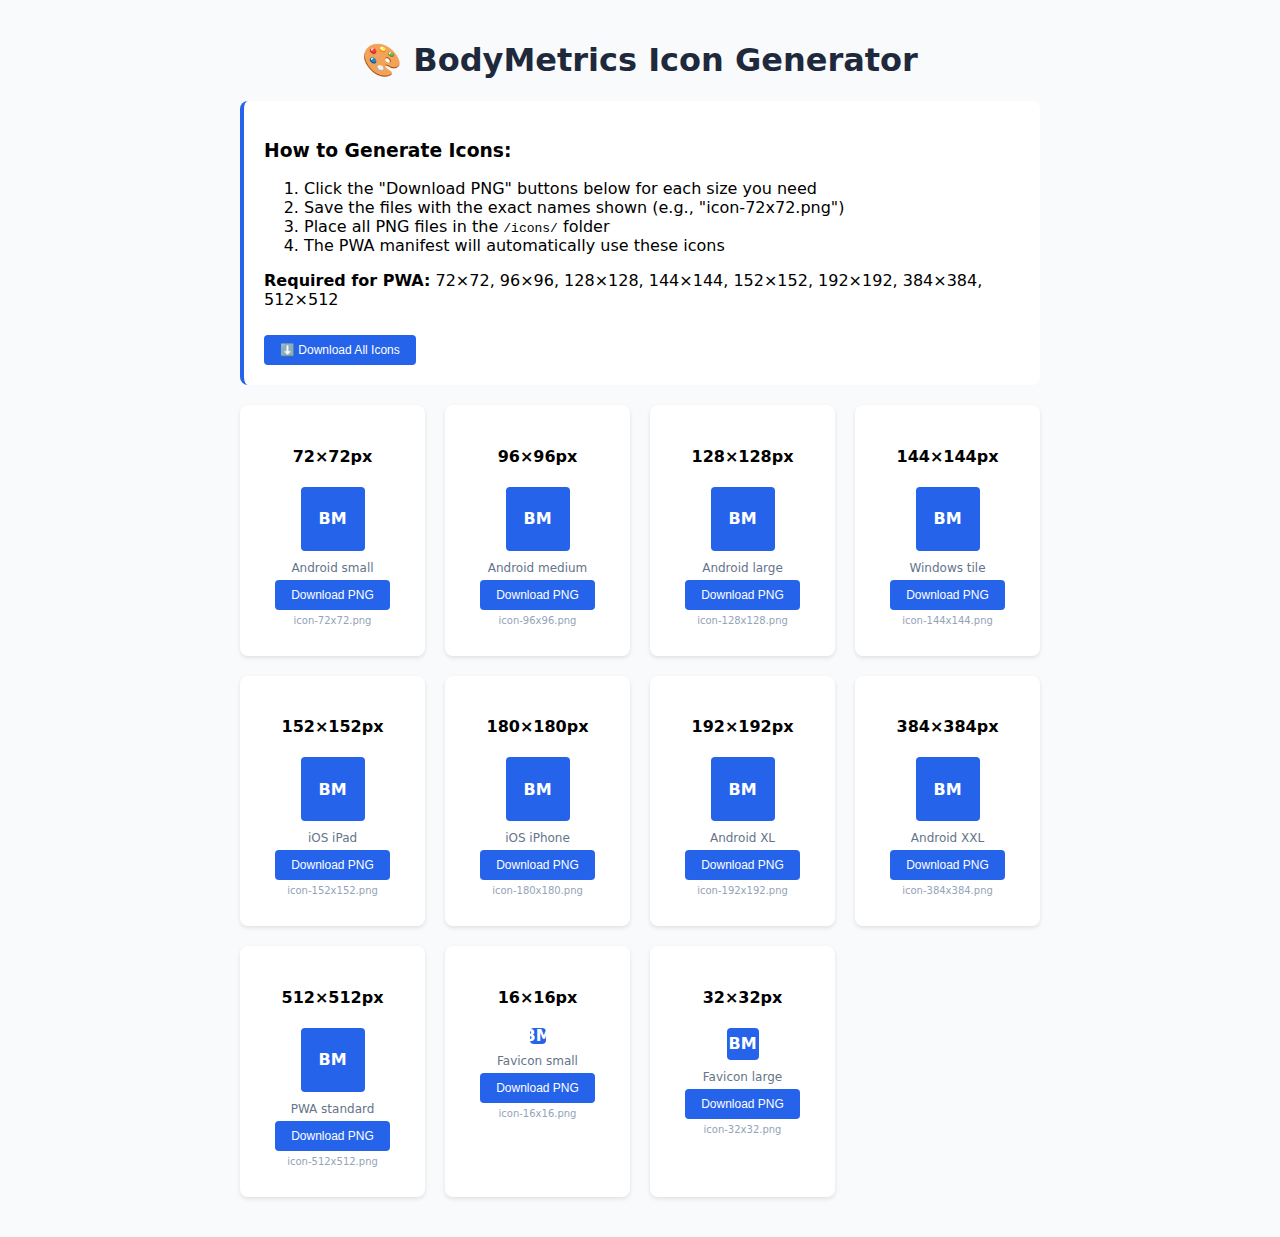
<file: icons/generate-icons.html>
<!DOCTYPE html>
<html lang="en">
<head>
    <meta charset="UTF-8">
    <meta name="viewport" content="width=device-width, initial-scale=1.0">
    <title>BodyMetrics Icon Generator</title>
    <style>
        body {
            font-family: system-ui, sans-serif;
            max-width: 800px;
            margin: 0 auto;
            padding: 20px;
            background: #f8fafc;
        }
        .icon-grid {
            display: grid;
            grid-template-columns: repeat(auto-fit, minmax(150px, 1fr));
            gap: 20px;
            margin: 20px 0;
        }
        .icon-card {
            background: white;
            border-radius: 8px;
            padding: 20px;
            text-align: center;
            box-shadow: 0 2px 4px rgba(0,0,0,0.1);
        }
        .icon-preview {
            margin: 10px 0;
        }
        .download-btn {
            background: #2563eb;
            color: white;
            border: none;
            padding: 8px 16px;
            border-radius: 4px;
            cursor: pointer;
            font-size: 12px;
        }
        .download-btn:hover {
            background: #1d4ed8;
        }
        h1 {
            color: #1e293b;
            text-align: center;
        }
        .instructions {
            background: white;
            padding: 20px;
            border-radius: 8px;
            margin-bottom: 20px;
            border-left: 4px solid #2563eb;
        }
    </style>
</head>
<body>
    <h1>🎨 BodyMetrics Icon Generator</h1>
    
    <div class="instructions">
        <h3>How to Generate Icons:</h3>
        <ol>
            <li>Click the "Download PNG" buttons below for each size you need</li>
            <li>Save the files with the exact names shown (e.g., "icon-72x72.png")</li>
            <li>Place all PNG files in the <code>/icons/</code> folder</li>
            <li>The PWA manifest will automatically use these icons</li>
        </ol>
        <p><strong>Required for PWA:</strong> 72×72, 96×96, 128×128, 144×144, 152×152, 192×192, 384×384, 512×512</p>
    </div>

    <div class="icon-grid" id="iconGrid">
        <!-- Icons will be generated here -->
    </div>

    <canvas id="canvas" style="display: none;"></canvas>

    <script>
        // Icon sizes required for PWA
        const iconSizes = [
            { size: 72, name: 'icon-72x72.png', desc: 'Android small' },
            { size: 96, name: 'icon-96x96.png', desc: 'Android medium' },
            { size: 128, name: 'icon-128x128.png', desc: 'Android large' },
            { size: 144, name: 'icon-144x144.png', desc: 'Windows tile' },
            { size: 152, name: 'icon-152x152.png', desc: 'iOS iPad' },
            { size: 180, name: 'icon-180x180.png', desc: 'iOS iPhone' },
            { size: 192, name: 'icon-192x192.png', desc: 'Android XL' },
            { size: 384, name: 'icon-384x384.png', desc: 'Android XXL' },
            { size: 512, name: 'icon-512x512.png', desc: 'PWA standard' },
            { size: 16, name: 'icon-16x16.png', desc: 'Favicon small' },
            { size: 32, name: 'icon-32x32.png', desc: 'Favicon large' }
        ];

        // SVG content for our app logo (with vector text for better canvas rendering)
        const svgContent = `
            <svg viewBox="0 0 200 160" xmlns="http://www.w3.org/2000/svg">
                <rect x="50" y="40" width="100" height="80" rx="12" fill="#2563eb"/>
                
                <!-- Letter B and M as vector paths -->
                <g fill="white">
                    <!-- B letter -->
                    <path d="M85 55 L85 75 L92 75 Q96 75 96 71 Q96 67 92 67 L85 67 L85 63 L91 63 Q94 63 94 60 Q94 57 91 57 L85 57 Z M82 55 L82 77 L93 77 Q99 77 99 71 Q99 68 97 66 Q99 64 99 60 Q99 55 93 55 Z"/>
                    
                    <!-- M letter -->
                    <path d="M102 55 L102 77 L105 77 L105 60 L110 72 L112 72 L117 60 L117 77 L120 77 L120 55 L116 55 L111 69 L106 55 Z"/>
                </g>
                
                <!-- Progress bars below -->
                <rect x="70" y="85" width="60" height="3" rx="1.5" fill="white" opacity="0.7"/>
                <rect x="70" y="92" width="45" height="3" rx="1.5" fill="white" opacity="0.5"/>
                <rect x="70" y="99" width="35" height="3" rx="1.5" fill="white" opacity="0.3"/>
            </svg>
        `;

        function generateIcon(size, filename) {
            const canvas = document.getElementById('canvas');
            const ctx = canvas.getContext('2d');
            
            canvas.width = size;
            canvas.height = size;
            
            // Create SVG blob
            const svgBlob = new Blob([svgContent], { type: 'image/svg+xml' });
            const url = URL.createObjectURL(svgBlob);
            
            const img = new Image();
            img.onload = function() {
                // Clear canvas and draw with proper scaling
                ctx.clearRect(0, 0, size, size);
                
                // Calculate scaling to fit the icon properly
                const scale = size / 200; // SVG viewBox is 200x160
                const offsetY = (size - (160 * scale)) / 2; // Center vertically
                
                ctx.drawImage(img, 0, offsetY, size, 160 * scale);
                
                // Convert to PNG and download
                canvas.toBlob(function(blob) {
                    const link = document.createElement('a');
                    link.href = URL.createObjectURL(blob);
                    link.download = filename;
                    link.click();
                    
                    URL.revokeObjectURL(link.href);
                }, 'image/png');
                
                URL.revokeObjectURL(url);
            };
            
            img.src = url;
        }

        function createIconCard(iconInfo) {
            const card = document.createElement('div');
            card.className = 'icon-card';
            
            card.innerHTML = `
                <h4>${iconInfo.size}×${iconInfo.size}px</h4>
                <div class="icon-preview">
                    <div style="width: ${Math.min(iconInfo.size, 64)}px; height: ${Math.min(iconInfo.size, 64)}px; margin: 0 auto; background: #2563eb; border-radius: 4px; display: flex; align-items: center; justify-content: center; color: white; font-weight: bold;">
                        BM
                    </div>
                </div>
                <p style="font-size: 12px; color: #64748b; margin: 5px 0;">${iconInfo.desc}</p>
                <button class="download-btn" onclick="generateIcon(${iconInfo.size}, '${iconInfo.name}')">
                    Download PNG
                </button>
                <p style="font-size: 10px; color: #94a3b8; margin-top: 5px;">${iconInfo.name}</p>
            `;
            
            return card;
        }

        // Generate icon cards
        const grid = document.getElementById('iconGrid');
        iconSizes.forEach(iconInfo => {
            grid.appendChild(createIconCard(iconInfo));
        });

        // Add download all functionality
        function downloadAll() {
            iconSizes.forEach((iconInfo, index) => {
                setTimeout(() => {
                    generateIcon(iconInfo.size, iconInfo.name);
                }, index * 500); // Stagger downloads
            });
        }

        // Add download all button
        const instructions = document.querySelector('.instructions');
        const downloadAllBtn = document.createElement('button');
        downloadAllBtn.textContent = '⬇️ Download All Icons';
        downloadAllBtn.className = 'download-btn';
        downloadAllBtn.style.marginTop = '10px';
        downloadAllBtn.onclick = downloadAll;
        instructions.appendChild(downloadAllBtn);
    </script>
</body>
</html>
</file>
